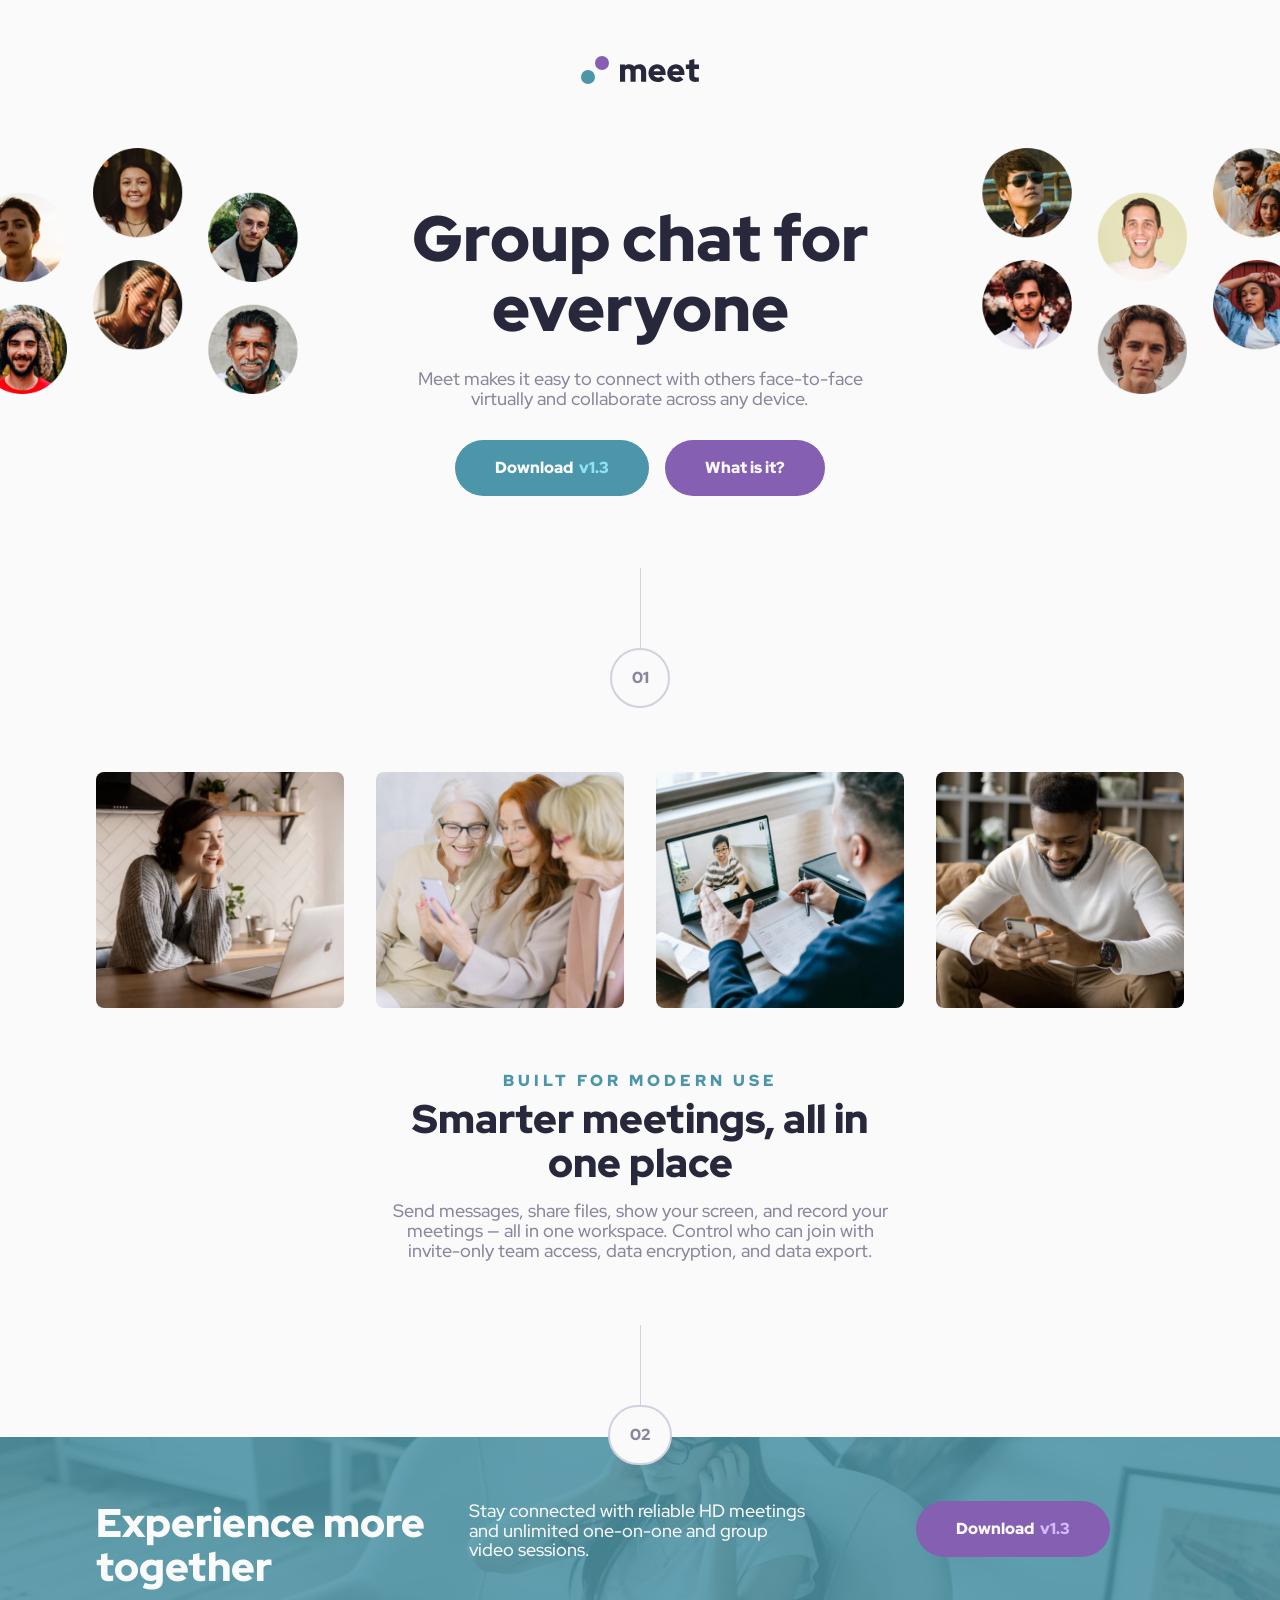
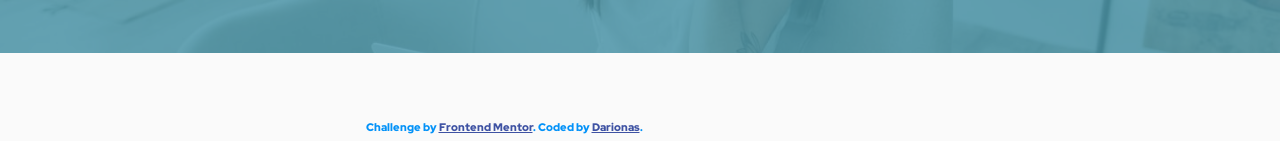
<file: index.html>
<!DOCTYPE html>
<html lang="en">
<head>
    <meta charset="UTF-8">
    <meta name="viewport" content="width=device-width, initial-scale=1.0">
    <link rel="icon" type="image/png" sizes="32x32" href="./assets/favicon-32x32.png">
    <title>Frontend Mentor | Meet landing page</title>
    <link rel="preconnect" href="https://fonts.googleapis.com">
    <link rel="preconnect" href="https://fonts.gstatic.com" crossorigin>
    <link href="https://fonts.googleapis.com/css2?family=Red+Hat+Display:ital,wght@0,300..900;1,300..900&display=swap" rel="stylesheet">
    <link rel="stylesheet" href="reset.css">
    <link rel="stylesheet" href="styles.css">
    <link rel="stylesheet" href="FM_part.css">
</head>
<body>
    <header>
       <img class="logo" src="./assets/logo.svg" alt="">
    </header>
    <main class="main-content">
        <section class="hero">
            <div class="img-hero-mobile">
                <img src="./assets/tablet/image-hero.png" alt="">
            </div>
            <div class="img-hero-desktop-left">
                <img src="./assets/desktop/image-hero-left.png" alt="">
            </div>
            <div class="img-hero-desktop-right">
                <img src="./assets/desktop/image-hero-right.png" alt="">
            </div>
            <div class="hero-content">
                <h1 class="text-preset-1">Group chat for everyone</h1>
                <p class="hero__para text-preset-4">Meet makes it easy to connect with others face-to-face virtually and collaborate across any device.</p>
                <div class="hero__product">
                    <button class="show btn__blue text-preset-5" command="show-modal" commandfor="my-dialog" type="button">Download<span class="version__blue">&nbsp;&nbsp;v1.3</span></button>
                    <a class="btn__purple btn__purple--link text-preset-5" href="https://www.frontendmentor.io/">What is it?</a>
                </div>
            </div>
        </section>
        <section class="meetings">
            <div class="section__marker">
                <div class="vertical__line"></div>
                <div class="number__sign">01</div>
            </div>
            <div class="image__container">
                <img class="image__item" src="./assets/desktop/image-woman-in-videocall.jpg" alt="Woman in videocall">
                <img class="image__item" src="./assets/desktop/image-women-videochatting.jpg" alt="Women videochatting">
                <img class="image__item" src="./assets/desktop/image-men-in-meeting.jpg" alt="Men in meeting">
                <img class="image__item" src="./assets/desktop/image-man-texting.jpg" alt="Man in texting">
            </div>
            <div class="meetings__description">
                <p class="text-preset-3">Built for modern use</p>
                <h2 class="meetings__title text-preset-2">Smarter meetings, all in one place</h2>
                <p class="meetings__features text-preset-4">Send messages, share files, show your screen, and record your meetings — all in one workspace. 
                   Control who can join with invite-only team access, data encryption, and data export.
                </p>
            </div>
        </section>
        
         <!-- The Loading Modal -->
        <dialog id="my-dialog" aria-label="Loading">
            <div class="modal-content">
                <p>Loading <span class="loader" >.</span><span class="loader" >.</span><span class="loader">.</span></p>
            </div>
        </dialog>
    </main>

    <footer class="footer">
        <!-- The Banner Section -->
        <div class="section__marker section__marker--footer">
            <div class="vertical__line"></div>
            <div class="number__sign">02</div>
        </div>
        <div class="footer__banner">
            <picture class="footer__banner-image" >
                <source media="(min-width: 62rem)" srcset="./assets/desktop/image-footer.jpg">
                <source media="(min-width: 48rem)" srcset="./assets/tablet/image-footer.jpg">
                <img src="./assets/mobile/image-footer.jpg" alt="">
            </picture>
            <div class="footer__banner-content">
                <h2 class="text-preset-2">Experience more together</h2>
                <p class="text-preset-4">Stay connected with reliable HD meetings and unlimited one-on-one and group video sessions.</p>
                <button class="show btn__purple btn__purple--footer text-preset-5" command="show-modal" commandfor="my-dialog" type="button" >Download<span class="version__purple">&nbsp;&nbsp;v1.3</span></button>
            </div>
        </div>

        <!-- Attribution -->
        <div class="attribution">
            Challenge by <a href="https://www.frontendmentor.io?ref=challenge" target="_blank">Frontend Mentor</a>. 
            Coded by <a href="https://www.frontendmentor.io/profile/Darionas">Darionas</a>.
        </div>
    </footer>

    <script src="./script.js"></script>
</body>
</html>
</file>
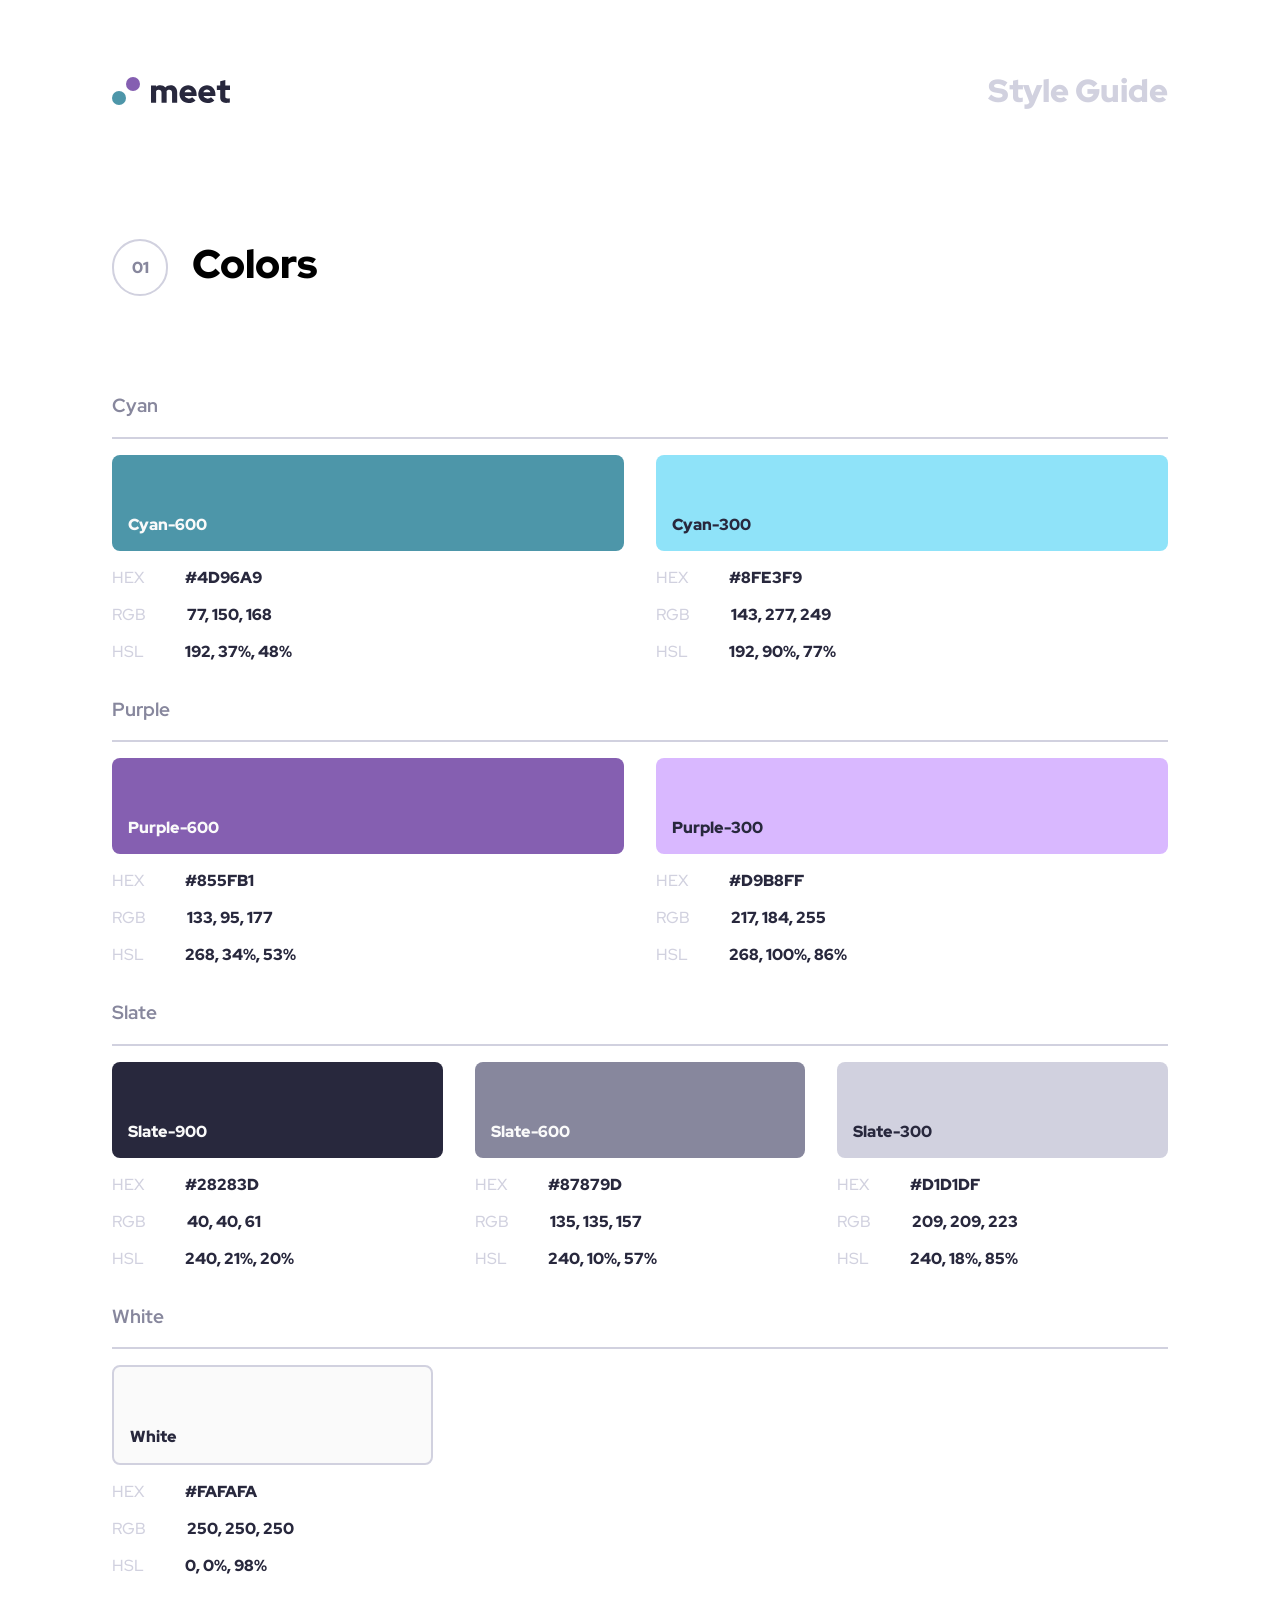
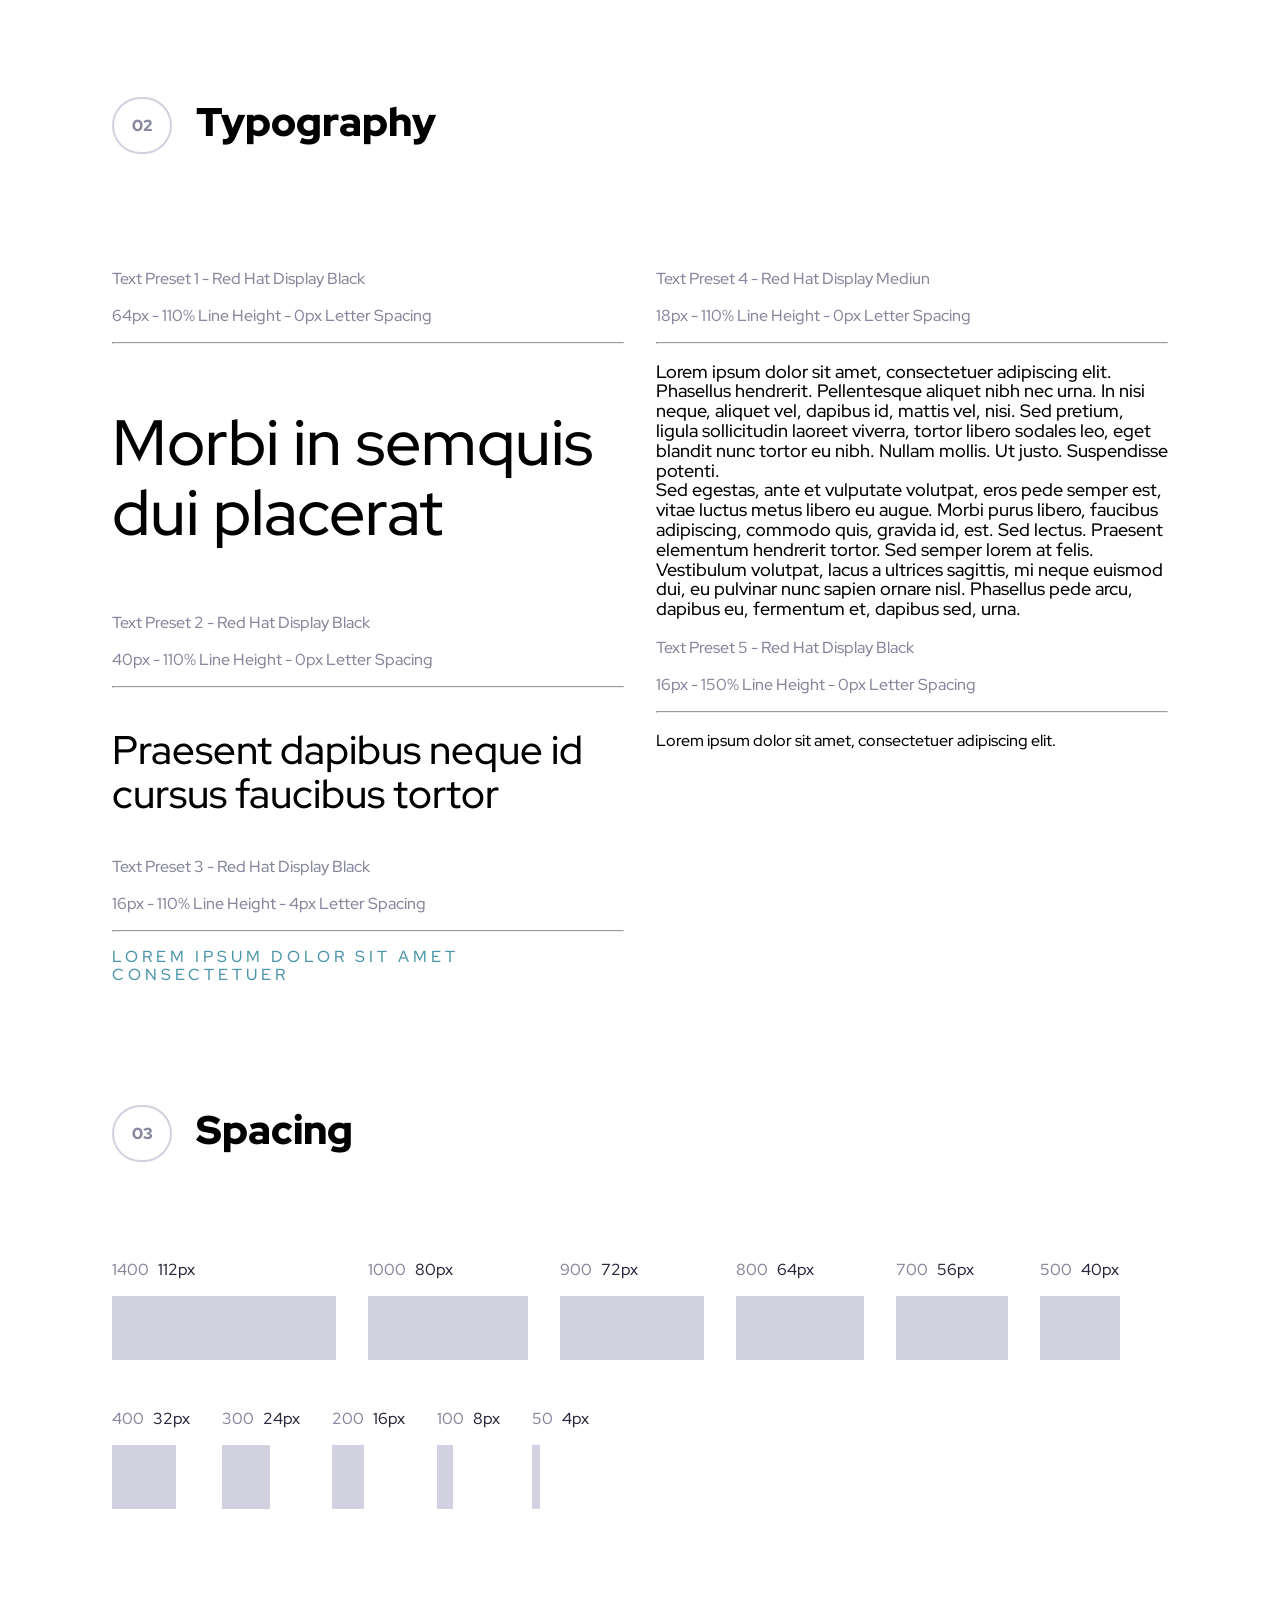
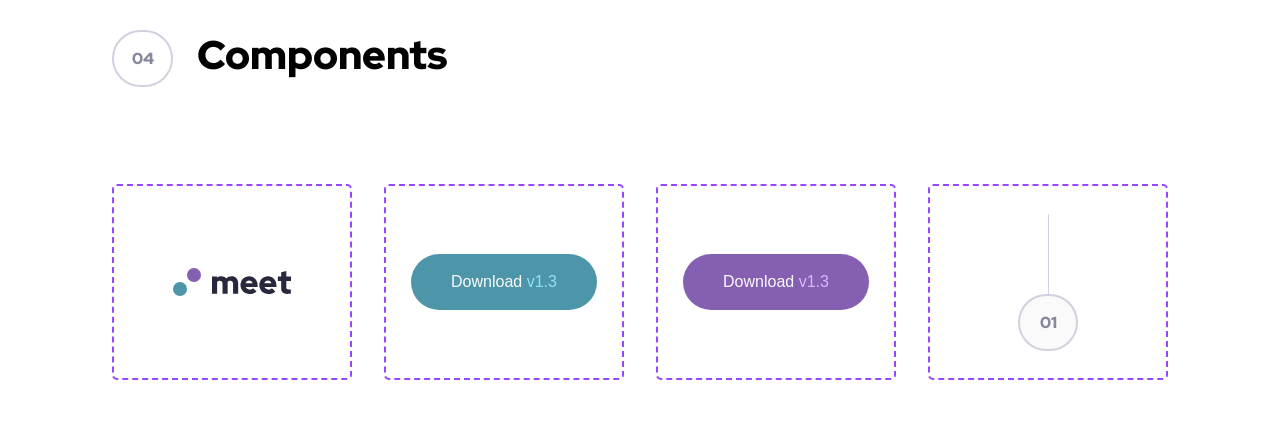
<file: design_system.html>
<!DOCTYPE html>
<html lang="en">
<head>
    <meta charset="UTF-8">
    <meta name="viewport" content="width=device-width, initial-scale=1.0">
    <title>Design System</title>
    <link rel="preconnect" href="https://fonts.googleapis.com">
    <link rel="preconnect" href="https://fonts.gstatic.com" crossorigin>
    <link href="https://fonts.googleapis.com/css2?family=Red+Hat+Display:ital,wght@0,300..900;1,300..900&display=swap" rel="stylesheet">
    <link rel="stylesheet" href="design_system.css">  
</head>
<body>
    <header class="header">
        <img src="assets/logo.svg" alt="">
        <h1>Style Guide</h1>
    </header>
    <main>
        <!-- COLOR PALETTE -->
        <section>
            <h2><span class="section__number">01</span> Colors</h2> 
            <h3>Cyan</h3>
            <div class="wrapper__color">
                <div class="color">
                    <div class="cyan-600 color__container"><span class="color__name light__text">Cyan-600</span></div>
                    <div>
                        <p class="dark__text"><span class="grey__text">HEX</span> &nbsp; #4D96A9</p>
                        <p class="dark__text"><span class="grey__text">RGB</span> &nbsp; 77, 150, 168</p>
                        <p class="dark__text"><span class="grey__text">HSL</span> &nbsp; 192, 37%, 48%</p>
                    </div>
                </div>
                <div class="color">
                    <div class="cyan-300 color__container"><span class="color__name dark__text">Cyan-300</span></div>
                    <div>
                        <p class="dark__text"><span class="grey__text">HEX</span> &nbsp; #8FE3F9</p>
                        <p class="dark__text"><span class="grey__text">RGB</span> &nbsp; 143, 277, 249</p>
                        <p class="dark__text"><span class="grey__text">HSL</span> &nbsp; 192, 90%, 77%</p>
                    </div>
                </div>
            </div>  
            <h3>Purple</h3>
            <div class="wrapper__color">
                <div class="color">
                    <div class="purple-600 color__container"><span class="color__name light__text">Purple-600</span></div>
                    <div>
                        <p class="dark__text"><span class="grey__text">HEX</span> &nbsp; #855FB1</p>
                        <p class="dark__text"><span class="grey__text">RGB</span> &nbsp; 133, 95, 177</p>
                        <p class="dark__text"><span class="grey__text">HSL</span> &nbsp; 268, 34%, 53%</p>
                    </div>
                </div>
                <div class="color">
                    <div class="purple-300 color__container"><span class="color__name dark__text">Purple-300</span></div>
                    <div>
                        <p class="dark__text"><span class="grey__text">HEX</span> &nbsp; #D9B8FF</p>
                        <p class="dark__text"><span class="grey__text">RGB</span> &nbsp; 217, 184, 255</p>
                        <p class="dark__text"><span class="grey__text">HSL</span> &nbsp; 268, 100%, 86%</p>
                    </div>
                </div>
            </div>  
             <h3>Slate</h3>
            <div class="wrapper__color">
                <div class="color">
                    <div class="slate-900 color__container"><span class="color__name light__text">Slate-900</span></div>
                    <div>
                        <p class="dark__text"><span class="grey__text">HEX</span> &nbsp; #28283D</p>
                        <p class="dark__text"><span class="grey__text">RGB</span> &nbsp; 40, 40, 61</p>
                        <p class="dark__text"><span class="grey__text">HSL</span> &nbsp; 240, 21%, 20%</p>
                    </div>
                </div>
                <div class="color">
                    <div class="slate-600 color__container"><span class="color__name light__text">Slate-600</span></div>
                    <div>
                        <p class="dark__text"><span class="grey__text">HEX</span> &nbsp; #87879D</p>
                        <p class="dark__text"><span class="grey__text">RGB</span> &nbsp; 135, 135, 157</p>
                        <p class="dark__text"><span class="grey__text">HSL</span> &nbsp; 240, 10%, 57%</p>
                    </div>
                </div>
                <div class="color">
                    <div class="slate-300 color__container"><span class="color__name dark__text">Slate-300</span></div>
                    <div>
                        <p class="dark__text"><span class="grey__text">HEX</span> &nbsp; #D1D1DF</p>
                        <p class="dark__text"><span class="grey__text">RGB</span> &nbsp; 209, 209, 223</p>
                        <p class="dark__text"><span class="grey__text">HSL</span> &nbsp; 240, 18%, 85%</p>
                    </div>
                </div>
            </div>
            <h3>White</h3>
            <div class="wrapper__color">
                <div class="color">
                    <div class="white color__container"><span class="color__name dark__text">White</span></div>
                    <div>
                        <p class="dark__text"><span class="grey__text">HEX</span> &nbsp; #FAFAFA</p>
                        <p class="dark__text"><span class="grey__text">RGB</span> &nbsp; 250, 250, 250</p>
                        <p class="dark__text"><span class="grey__text">HSL</span> &nbsp; 0, 0%, 98%</p>
                    </div>
                </div>
            </div>  
        </section>
          <!-- TYPOGRAPHY -->
        <section>
            <h2><span class="section__number">02</span> Typography</h2> 
            <div class="wrapper__typo">
                <div>
                    <div>
                        <p class="text-preset-title">Text Preset 1 - Red Hat Display Black</p>
                        <p class="text-preset-data">64px - 110% Line Height - 0px Letter Spacing</p>
                        <hr>
                        <p class="text-preset-1">Morbi in semquis dui placerat</p>
                    </div>
                    <div>
                        <p class="text-preset-title">Text Preset 2 - Red Hat Display Black</p>
                        <p class="text-preset-data">40px - 110% Line Height - 0px Letter Spacing</p>
                        <hr>
                        <p class="text-preset-2">Praesent dapibus neque id cursus faucibus tortor</p>
                    </div>
                    <div>
                        <p class="text-preset-title">Text Preset 3 - Red Hat Display Black</p>
                        <p class="text-preset-data">16px - 110% Line Height - 4px Letter Spacing</p>
                        <hr>
                        <p class="text-preset-3">Lorem ipsum dolor sit amet consectetuer</p>
                    </div>
                </div>
                <div>
                    <div>
                        <p class="text-preset-title">Text Preset 4 - Red Hat Display Mediun</p>
                        <p class="text-preset-data">18px - 110% Line Height - 0px Letter Spacing</p>
                        <hr>
                        <p class="text-preset-4">Lorem ipsum dolor sit amet, consectetuer adipiscing elit. Phasellus hendrerit. 
                            Pellentesque aliquet nibh nec urna. In nisi neque, aliquet vel, dapibus id, mattis vel, nisi. 
                            Sed pretium, ligula sollicitudin laoreet viverra, tortor libero sodales leo, eget blandit nunc tortor
                            eu nibh. Nullam mollis. Ut justo. Suspendisse potenti.<br/>Sed egestas, ante et vulputate volutpat, 
                            eros pede semper est, vitae luctus metus libero eu augue. Morbi purus libero, faucibus adipiscing, 
                            commodo quis, gravida id, est. Sed lectus. Praesent elementum hendrerit tortor. Sed semper lorem at 
                            felis. Vestibulum volutpat, lacus a ultrices sagittis, mi neque euismod dui, eu pulvinar nunc sapien 
                            ornare nisl. Phasellus pede arcu, dapibus eu, fermentum et, dapibus sed, urna.
                        </p>
                    </div>
                    <div>
                        <p class="text-preset-title">Text Preset 5 - Red Hat Display Black</p>
                        <p class="text-preset-data">16px - 150% Line Height - 0px Letter Spacing</p>
                        <hr>
                        <p class="text-preset-5">Lorem ipsum dolor sit amet, consectetuer adipiscing elit.</p>
                    </div>
                </div>
            </div>
        </section>

        <!-- SPACING -->
        <section>
            <h2><span class="section__number">03</span> Spacing</h2> 
            <div class="wrapper__space">
                <div class="spacing-item">
                    <span>1400</span> &nbsp; <span>112px</span>
                    <p class="spacing-1400 spacing-bar"></p>
                </div>
                <div class="spacing-item">
                    <span>1000</span> &nbsp; <span>80px</span>
                    <p class="spacing-1000 spacing-bar"></p>
                </div>
                <div class="spacing-item">
                    <span>900</span> &nbsp; <span>72px</span>
                    <p class="spacing-900 spacing-bar"></p>
                </div>
                <div class="spacing-item">
                    <span>800</span> &nbsp; <span>64px</span>
                    <p class="spacing-800 spacing-bar"></p>
                </div>
                <div class="spacing-item">
                    <span>700</span> &nbsp; <span>56px</span>
                    <p class="spacing-700 spacing-bar"></p>
                </div>
                <div class="spacing-item">
                    <span>500</span> &nbsp; <span>40px</span>
                    <p class="spacing-500 spacing-bar"></p>
                 
                </div>
                <div class="spacing-item">
                    <span>400</span> &nbsp; <span>32px</span>
                    <p class="spacing-400 spacing-bar"></p>
                </div>
                <div class="spacing-item">
                    <span>300</span> &nbsp; <span>24px</span>
                    <p class="spacing-300 spacing-bar"></p>
                </div>
                <div class="spacing-item">
                    <span>200</span> &nbsp; <span>16px</span>
                    <p class="spacing-200 spacing-bar"></p>
                </div>
                <div class="spacing-item">
                    <span>100</span> &nbsp; <span>8px</span>
                    <p class="spacing-100 spacing-bar"></p>
                </div>
                <div class="spacing-item">
                    <span>50</span> &nbsp; <span>4px</span>
                    <p class="spacing-50 spacing-bar"></p>
                </div>
            </div>
        </section>

        <!-- COMPONENTS -->
        <section>
            <h2><span class="section__number">04</span> Components</h2> 
            <div class="wrapper__components">
                <div class="component">
                    <img src="./assets/logo.svg" alt="Logo">
                </div>
                <div class="component">
                    <button class="btn__blue text-preset-5">Download <span class="version__blue">v1.3</span></button>
                </div>
                <div class="component">
                    <button class="btn__purple text-preset-5">Download <span class="version__purple">v1.3</span></button>
                </div>
                <div class="component">
                    <div class="section__marker">
                        <div class="vertical__line"></div>
                        <div class="number__sign">01</div>
                    </div>
                </div>
            </div>
        </section>
    </main>
</body>
</html>
</file>
<file: styles.css>
:root {

    /* COLOR PALETTE */
    --clr-cyan-600: #4D96A9;
    --clr-cyan-300: #8FE3F9;
    --clr-purple-600: #855FB1;
    --clr-purple-300: #D9B8FF;
    --clr-slate-900: #28283D;
    --clr-slate-600: #87879D;
    --clr-slate-300: #D1D1DF;
    --clr-white: #FAFAFA;

     /* SPACING */
    --spacing-1400: 7rem; /*112px*/
    --spacing-1000: 5rem; /*80px*/
    --spacing-900: 4.5rem; /*72px*/
    --spacing-800: 4rem; /*64px*/
    --spacing-700: 3.5rem; /*56px*/
    --spacing-500: 2.5rem; /*40px*/
    --spacing-400: 2rem;   /*32px*/
    --spacing-300: 1.5rem; /*24px*/
    --spacing-200: 1rem;   /*16px*/
    --spacing-100: 0.5rem; /*8px*/
    --spacing-50: 0.25rem; /*4px*/
}

/* TYPOGRAPHY */

html,
body {
    font-family: "Red Hat Display", sans-serif;
    font-weight: 900;
    background-color: var(--clr-white);
    color: var(--clr-slate-900);
    overflow-x: hidden;
}

.text-preset-1 {
    font-size: clamp(1.6rem, 2rem + 4vw, 4rem); /* 4rem */
    line-height: 110%;
    letter-spacing: 0px;
}

.text-preset-2 {
    font-size: clamp(2rem, 5vw, 2.5rem); /* 2.5rem */
    line-height: 110%;
    letter-spacing: 0px;
}

.text-preset-3 {
    font-size: clamp(.7rem, 2.5vw, 1rem); /* 1rem */
    line-height: 110%;
    letter-spacing: 4px;
    color: var(--clr-cyan-600);
    text-transform: uppercase;
}

.text-preset-4 {
    font-size: clamp(1rem, .5rem + 2.4vw, 1.125rem); /* 1.125rem */
    line-height: 110%;
    letter-spacing: 0px;
    font-weight: 500;
}

.text-preset-5 {
    font-size: 1rem;
    line-height: 150%;
    letter-spacing: 0px;
}

/* COMPONENTS */
/* BUTTONS */
.btn__blue {
    background-color: var(--clr-cyan-600);
    color: var(--clr-white);
    border: none;
    border-radius: 999px;
    padding: 1em 2.5em;
    cursor: pointer;
    transition: background-color 0.2s ease;
}

.version__blue {
    color: var(--clr-cyan-300);
}

.btn__blue:hover {
    background-color: #71C0D4;
}

.btn__blue:focus-visible {
    outline: 2px solid var(--clr-cyan-600);
    outline-offset: 2px;
}

.btn__blue:hover .version__blue,
.btn__blue:focus-visible .version__blue {
    color: var(--clr-white);
}


.btn__purple {
    background-color: var(--clr-purple-600);
    color: var(--clr-white);
    border: none;
    border-radius: 999px;
    padding: 1em 2.5em;
    cursor: pointer;
    transition: background-color 0.2s ease;
}

.version__purple {
    color: var(--clr-purple-300);
}

.btn__purple:hover {
    background-color: #B18BDD;
}

.btn__purple:focus-visible {
    outline: 2px solid var(--clr-purple-600);
    outline-offset: 2px;
}

.btn__purple:hover .version__purple,
.btn__purple:focus-visible .version__purple {
    color: var(--clr-white);
}

/* SECTION MARKER */
.section__marker {
    display: flex;
    flex-direction: column;
    align-items: center;
}

.vertical__line {
    width: 1px;
    height: 5rem;
    background-color: var(--clr-slate-300);
}

.number__sign {
    font-weight: 900;
    color: var(--clr-slate-600);
    font-size: 1rem;
    border: 2px solid var(--clr-slate-300);
    border-radius: 999px;
    padding: 1em 1.2em;
    background-color: var(--clr-white);
}


/* MOBILE LAYOUT */
header {
    padding-block: var(--spacing-700) 0;
    padding-inline: var(--spacing-1000);
}

.logo {
    margin: auto;
}

/* solution for the “sides cut off” hero image */
.img-hero-mobile {
    width: 100vw;
    margin-left: calc(50% - 50vw);
    overflow: hidden;
}

.img-hero-mobile img {
  display: block;
  width: 100%;
  transform: scaleX(1.15);
  transform-origin: center;
}

.img-hero-desktop-left,
.img-hero-desktop-right {
    display: none;
}

.btn__purple--link {
    display: inline-block;
    text-decoration: none;
    text-align: center;
    margin-block-start: var(--spacing-200);
}

.main-content {
    display: grid;
    width: 85%;
    max-width: 500px;
    min-width: 0;
    justify-self: center;
    margin: 0 auto;
    padding-block-start: var(--spacing-800);
}

.hero {
    margin-block-end: var(--spacing-400);
}

.hero-content {
    display: grid;
    grid-template-columns: minmax(0, 1fr);
    text-align: center;
    justify-self: center;
    align-content: center;
    gap: 1.5em;
    padding-block-start: var(--spacing-700);
}

.hero__para {
    min-width: 0;
    color: var(--clr-slate-600);
}

.hero__product {
    display: flex;
    flex-direction: column;
    align-items: center;
    min-width: 0;
    gap: 1em;
    padding-block: var(--spacing-100);
}

.meetings {
    display: grid;
    gap: 4em;
    margin-block: var(--spacing-400) var(--spacing-800);
}

.image__container {
    display: grid;
    grid-template-columns: repeat(2, 1fr);
    width: 65vw;
    margin-inline: auto;
    gap: 1em;
    margin: 0 auto;
}

.image__item {
    border-radius: 8px;
}

.meetings__description {
    text-align: center;
    max-width: 500px;
    margin: 0 auto;
}

.meetings__title {
    margin-block: var(--spacing-100) var(--spacing-200);
}

.meetings__features {
    color: var(--clr-slate-600);
    text-align: center;
}

.footer {
    position: relative;
    width: 85%;
    margin: 0 auto;
    text-align: center;
}

.footer__banner {
    position: relative;
    width: 100dvw;
    margin-left: calc(50% - 50dvw);
    background-color: var(--clr-cyan-600); 
    overflow: hidden;
    bottom: 28px;
}

.footer__banner-image {
  position: absolute;
  inset: 0;
  width: 100%;
  height: 100%;
  opacity: 0.15;
}

.footer__banner-image img {
    width: 100%;
    height: 100%;
    object-fit: cover;
}


.footer__banner-content {
    position: relative;
    z-index: 1;
    display: grid;
    justify-items: center;
    gap: var(--spacing-300);
    width: 85%;
    max-width: 500px;
    margin: 0 auto;
    padding-block: var(--spacing-800);
    color: var(--clr-white);
}

.section__marker--footer {
    z-index: 10;
    position: relative;
}

/* Tablet LAYOUT */
@media (min-width: 48rem) {

    .hero__product {
        flex-direction: row;
        justify-content: center;
    }

    .btn__purple--link {
        margin-block-start: 0em;
    }

    .image__container {
        width: 85vw;
        margin-left: calc(50% - 42.5vw);
        grid-template-columns: repeat(4, 1fr);
    }
}

/* DESKTOP LAYOUT */
@media (min-width: 62rem) {

    .main-content {
        max-width: 100vw; 
    }

    .img-hero-mobile {
        display: none;
    }

    .hero {
        display: grid;
        grid-template-columns: 25% 50% 25%;
        align-items: start;
        width: 100dvw;
        margin-left: calc(50% - 50dvw);
        overflow: hidden;
    }

    .img-hero-desktop-left {
        display: grid;
        overflow: hidden;
    }

    .img-hero-desktop-right {
        display: grid;
        justify-items: end;
        overflow: hidden;
    }

    .img-hero-desktop-left img,
    .img-hero-desktop-right img {
        width: 100%;
    }

    .img-hero-desktop-left img {
        transform: translateX(-7%);
    }

    .img-hero-desktop-right img {
        transform: translateX(7%);
    }

    .img-hero-desktop-left {
        grid-column: 1 / 2;
        grid-row: 1 / 2;
    }

     .hero-content {
        max-width: 500px;
        grid-column: 2 / 3;
        grid-row: 1 / 2;
    }

    .img-hero-desktop-right {
        grid-column: 3 / 4;
        grid-row: 1 / 2;
    }

    .image__container {
        gap: var(--spacing-400);
        justify-items: center;
        margin: 0 auto;
    }

    .footer {
        text-align: start;
    }

    .footer__banner-content {
        grid-template-columns: repeat(3, 1fr);
        gap: var(--spacing-400);
        align-items: start;
        margin-inline: auto;
        max-width: 1300px;
    }

}

/* LOADING MODAL */
dialog:open {
    position: fixed;
    top: 0;
    left: 0;
    width: 100vw;
    max-width: none; /* reseting user agent styles for dialog element */
    height: 100vh;
    max-height: none; /* reseting user agent styles for dialog element */
    background-color: rgba(0, 0, 0, 0.3);
    justify-items: center;
    align-content: center;
    z-index: 20;
    border: none;  /* reseting user agent styles for dialog element */
}

.modal-content {
    background-color: white;
    padding: var(--spacing-200) var(--spacing-400);
    border-radius: 30px;
    max-width: 10rem;
    width: 100%;
}

.loading {
    animation: blink ease-in-out 1.2s infinite;
}

.loading:nth-child(1) {
    animation-delay: 0s;
}

.loading:nth-child(2) {
    animation-delay: 0.2s;
}

.loading:nth-child(3) {
    animation-delay: 0.4s;
}

@keyframes blink {
    0%, 100% { opacity: 1; }
    50% { opacity: 0; }
}
</file>
<file: FM_part.css>
/* Frontend Mentor part*/
.attribution { 
    font-size: 0.6875rem;
    position: relative;
    bottom: 0;
    margin-block-start: 3em;
    padding: .5em;
    text-align: center;
    color: rgb(3, 146, 248);
    width: 75%;
    align-self: center;
    justify-self: center;
}

.attribution a { color: hsl(228, 45%, 44%); }
/*-------------------------------------------------*/
</file>
<file: design_system.css>
:root {

    /* COLOR PALETTE */
    --clr-cyan-600: #4D96A9;
    --clr-cyan-300: #8FE3F9;
    --clr-purple-600: #855FB1;
    --clr-purple-300: #D9B8FF;
    --clr-slate-900: #28283D;
    --clr-slate-600: #87879D;
    --clr-slate-300: #D1D1DF;
    --clr-white: #FAFAFA;

     /* SPACING */
    --spacing-1400: 7rem; /*112px*/
    --spacing-1000: 5rem; /*80px*/
    --spacing-900: 4.5rem; /*72px*/
    --spacing-800: 4rem; /*64px*/
    --spacing-700: 3.5rem; /*56px*/
    --spacing-500: 2.5rem; /*40px*/
    --spacing-400: 2rem;   /*32px*/
    --spacing-300: 1.5rem; /*24px*/
    --spacing-200: 1rem;   /*16px*/
    --spacing-100: 0.5rem; /*8px*/
    --spacing-50: 0.25rem; /*4px*/
}

/* TYPOGRAPHY */
.text-preset-1 {
    font-size: clamp(1.6rem, 2rem + 4vw, 4rem); /* 4rem */
    line-height: 110%;
    letter-spacing: 0px;
}

.text-preset-2 {
    font-size: clamp(2rem, 5vw, 2.5rem); /* 2.5rem */
    line-height: 110%;
    letter-spacing: 0px;
}

.text-preset-3 {
    font-size: clamp(.7rem, 2.5vw, 1rem); /* 1rem */
    line-height: 110%;
    letter-spacing: 4px;
    color: var(--clr-cyan-600);
    text-transform: uppercase;
}

.text-preset-4 {
    font-size: clamp(1rem, .5rem + 2.4vw, 1.125rem); /* 1.125rem */
    line-height: 110%;
    letter-spacing: 0px;
    font-weight: 500;
}

.text-preset-5 {
    font-size: 1rem;
    line-height: 150%;
    letter-spacing: 0px;
}

/* COMPONENTS */
/* BUTTONS */
.btn__blue {
    background-color: var(--clr-cyan-600);
    color: var(--clr-white);
    border: none;
    border-radius: 999px;
    padding: 1em 2.5em;
    cursor: pointer;
    transition: background-color 0.2s ease;
}

.version__blue {
    color: var(--clr-cyan-300);
}

.btn__blue:hover {
    background-color: #71C0D4;
}

.btn__blue:focus-visible {
    outline: 2px solid var(--clr-cyan-600);
    outline-offset: 2px;
}

.btn__blue:hover .version__blue,
.btn__blue:focus-visible .version__blue {
    color: var(--clr-white);
}


.btn__purple {
    background-color: var(--clr-purple-600);
    color: var(--clr-white);
    border: none;
    border-radius: 999px;
    padding: 1em 2.5em;
    cursor: pointer;
    transition: background-color 0.2s ease;
}

.version__purple {
    color: var(--clr-purple-300);
}

.btn__purple:hover {
    background-color: #B18BDD;
}

.btn__purple:focus-visible {
    outline: 2px solid var(--clr-purple-600);
    outline-offset: 2px;
}

.btn__purple:hover .version__purple,
.btn__purple:focus-visible .version__purple {
    color: var(--clr-white);
}

/* SECTION MARKER */
.section__marker {
    display: flex;
    flex-direction: column;
    align-items: center;
}

.vertical__line {
    width: 1px;
    height: 5rem;
    background-color: var(--clr-slate-300);
}

.number__sign {
    font-weight: 900;
    color: var(--clr-slate-600);
    font-size: 1rem;
    border: 2px solid var(--clr-slate-300);
    border-radius: 999px;
    padding: 1em 1.2em;
    background-color: var(--clr-white);
}

body {
            margin: 0;
            padding: 0;
            margin: 3em 7em; 
            font-family: "Red Hat Display", sans-serif;
            font-size: 1rem;
            font-weight: 500;
        }
        .header {
            display: flex;
            justify-content: space-between;
            align-items: center;
        }

        h1 {
            color: var(--clr-slate-300);
            font-weight: 900;
        }

        h2 {
            display: flex;
            align-items: center;
            font-size: 2.5rem;
            font-weight: 900;
        }

        .section__number {
            font-weight: 900;
            color: var(--clr-slate-600);
            font-size: 1rem;
            border: 2px solid var(--clr-slate-300);
            border-radius: 100px;
            padding: 1rem 1.1rem;
            margin-inline-end: 1.5em;
        }

        h3 {
            color: var(--clr-slate-600)
        }

        .wrapper__color {
            display: grid;
            grid-template-columns: repeat(auto-fit, minmax(14rem, 1fr));
            gap: 2rem; 
            padding-block-start: 1rem;
            border-top: 2px solid var(--clr-slate-300);
        }

        .color__container {
            width: 100%;
            height: 6em;
            border-radius: 0.5rem;
            position: relative;
        }

        .white {
            max-width: 30%;
        }

        .color__name {
            position: absolute;
            bottom: 1rem;
            left: 1rem;
        }

        .dark__text {
            color: var(--clr-slate-900);
            font-weight: 900;
        }

        .light__text {
            color: var(--clr-white);
            font-weight: 900;
        }

        .grey__text {
            color: var(--clr-slate-300);
            font-weight: 500;
            margin-inline-end: 2rem;
        }

        .cyan-600 {
            background-color: var(--clr-cyan-600);
        }

        .cyan-300 {
            background-color: var(--clr-cyan-300);
        }

        .purple-600 {
            background-color: var(--clr-purple-600);
        }

        .purple-300 {
            background-color: var(--clr-purple-300);
        }  
        
        .slate-900 {
            background-color: var(--clr-slate-900);
        }

        .slate-600 {
            background-color: var(--clr-slate-600);
        }

        .slate-300 {
            background-color: var(--clr-slate-300);
        }

        .white {
            background-color: var(--clr-white);
            border: 2px solid var(--clr-slate-300);
        }

        .section__number {
            margin-block: 4.5rem 4rem;
        }

        .wrapper__typo {
            display: grid;
            grid-template-columns: repeat(2, 1fr);
            gap: 2rem; 
        }

        .text-preset-title {
            color: var(--clr-slate-600);
        }

        .text-preset-data {
            color: var(--clr-slate-600);
            font-weight: 500;
        }

        .wrapper__space {
            display: flex;
            flex-wrap: wrap;
            gap: 2em;
            justify-content: flex-start; 
        }

        .spacing-bar {
            width: 0;
            height: 4em;
            background-color: var(--clr-slate-300);
        }

        .spacing-1400 {
            padding-inline: var(--spacing-1400);
        }

        .spacing-1000 {
            padding-inline: var(--spacing-1000);
        }

        .spacing-900 {
            padding-inline: var(--spacing-900);
        }

        .spacing-800 {
            padding-inline: var(--spacing-800);
        }

        .spacing-700 {
            padding-inline: var(--spacing-700);
        }
        
        .spacing-500 {
            padding-inline: var(--spacing-500);
        }

        .spacing-400 {
            padding-inline: var(--spacing-400);
        }

        .spacing-300 {
            padding-inline: var(--spacing-300);
        }

        .spacing-200 {
            padding-inline: var(--spacing-200);
        }

        .spacing-100 {
            padding-inline: var(--spacing-100);
        }

        .spacing-50 {
            padding-inline: var(--spacing-50);
        }

        .spacing-item span:nth-child(1) {
            font-weight: 500;
            color: var(--clr-slate-600);
        }

        .spacing-item span:nth-child(2) {
            font-weight: 500;
            color: var(--clr-slate-900);
        }

        .wrapper__components {
            display: flex;
            gap:2rem;
        }

        .component {
            display: flex;
            width: 15em;
            height: 12em;
            border: 2px dashed #9747FF;
            border-radius: 5px;
            align-items: center;
            justify-content: center;
        }
</file>
